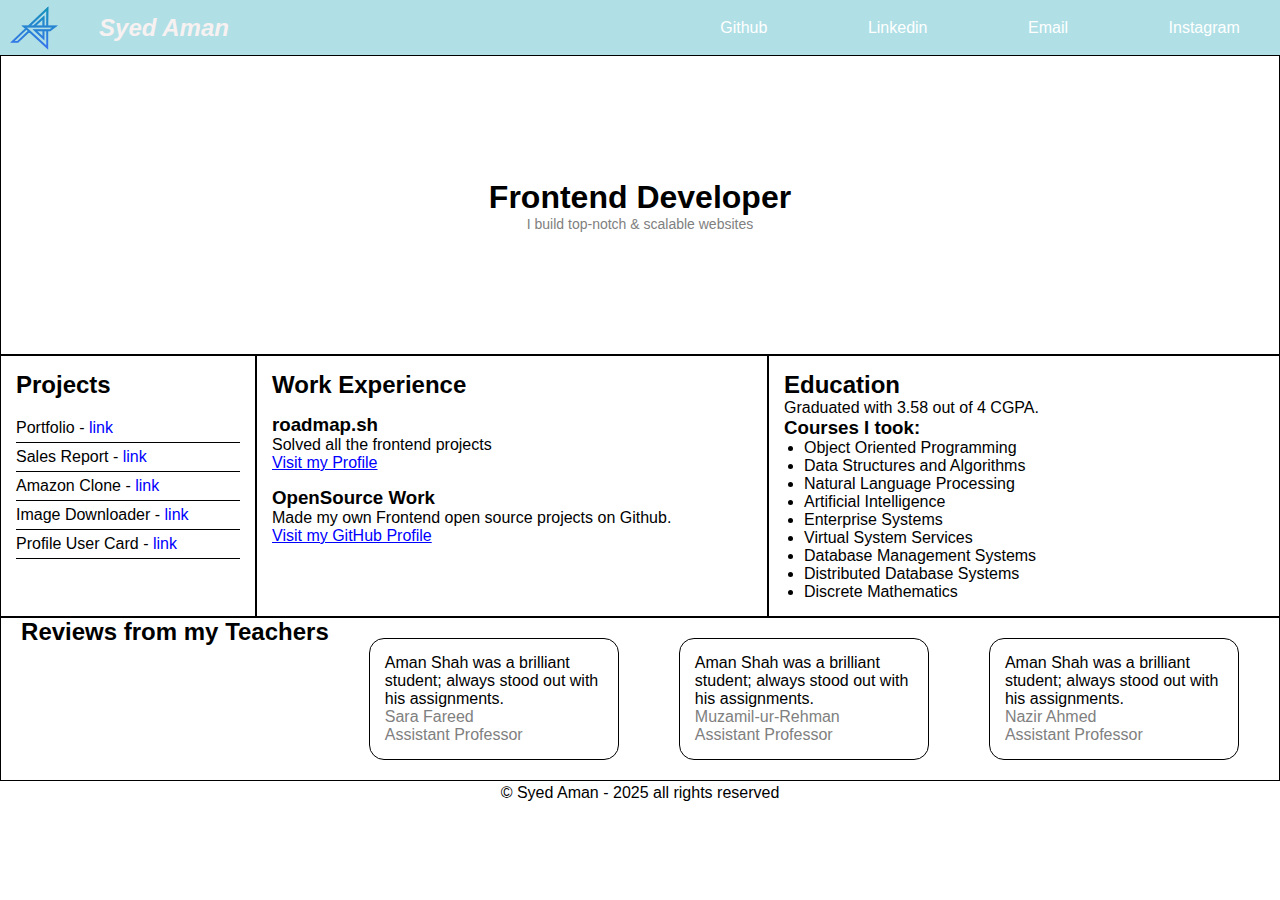
<file: 1 - HTML-Portfolio/index.html>
<!DOCTYPE html>
<html lang="en">
<head>
    <meta charset="UTF-8">
    <meta name="viewport" content="width=device-width, initial-scale=1.0">
    <title>Portfolio-HTML</title>
    <link rel="stylesheet" href="styles.css">
    <link rel="shortcut icon" href="./public/favicon.svg" type="image/x-icon">
</head>
<body>
    <header>
        <div class="headerStyle log"><img src="./public/favicon.svg" alt="logo" width="48" height="48">
            <div class="name">Syed Aman</div>
        </div>
        
        <nav class="navbar">
            <a href="https://github.com/amanxsyed" target="_blank">Github</a>
            <a href="https://linkedin.com/in/amanxsyed" target="_blank">Linkedin</a>
            <a href="mailto:amanxsyed@gmail.com" target="_blank">Email</a>
            <a href="https://Instagram.com/amanxsyed" target="_blank">Instagram</a>
        </nav>
    </header>

    <section class="hero">
        <h1>Frontend Developer</h1>
        <p>I build top-notch & scalable websites</p>
    </section>

    <main class="container">
        <section class="projects">
            <h2>Projects</h2>
            <ul>
                <li>Portfolio - <a class="project-link" href="https://amanshahlive.vercel.app/" target="_blank">link</a></li>
                <li>Sales Report - <a class="project-link" href="https://sales-report-generator.netlify.app/" target="_blank">link</a></li>
                <li>Amazon Clone - <a class="project-link" href="https://amazon-css-clone.netlify.app/" target="_blank">link</a></li>
                <li>Image Downloader - <a class="project-link" href="https://image-video-downloader.netlify.app/" target="_blank">link</a></li>
                <li>Profile User Card - <a class="project-link" href="https://profile-card-react-abx.vercel.app/" target="_blank">link</a></li>
            </ul>
        </section>

        <section class="work-experience">
            <h2>Work Experience</h2>
            <div class="work-card">
                <h3>roadmap.sh</h3>
                <p>Solved all the frontend projects</p>
                <a href="https://roadmap.sh/u/amansyed">Visit my Profile</a>
            </div>
            <div class="work-card">
                <h3>OpenSource Work</h3>
                <p>Made my own Frontend open source projects on Github.</p>
                <a href="https://github.com/amanxsyed">Visit my GitHub Profile</a>
            </div>
        </section>

        <section class="education">
            <h2>Education</h2>
            <p>Graduated with 3.58 out of 4 CGPA.</p>
            <h3>Courses I took:</h3>
            <ul class="courses">
                <li>Object Oriented Programming</li>
                <li>Data Structures and Algorithms</li>
                <li>Natural Language Processing</li>
                <li>Artificial Intelligence</li>
                <li>Enterprise Systems</li>
                <li>Virtual System Services</li>
                <li>Database Management Systems</li>
                <li>Distributed Database Systems</li>
                <li>Discrete Mathematics</li>
            </ul>
        </section>
    </main>

    <section class="reviews">
        <h2>Reviews from my Teachers</h2>
        <div class="review-card ">Aman Shah was a brilliant student; always stood out with his assignments.<br><span>Sara Fareed<br>Assistant Professor</span></div>
        <div class="review-card ">Aman Shah was a brilliant student; always stood out with his assignments.<br><span>Muzamil-ur-Rehman<br>Assistant Professor</span></div>
        <div class="review-card ">Aman Shah was a brilliant student; always stood out with his assignments.<br><span>Nazir Ahmed<br>Assistant Professor</span></div>
    </section>

    <footer>
        <p>© Syed Aman - 2025  all rights reserved</p>
    </footer>
</body>
</html>
</file>
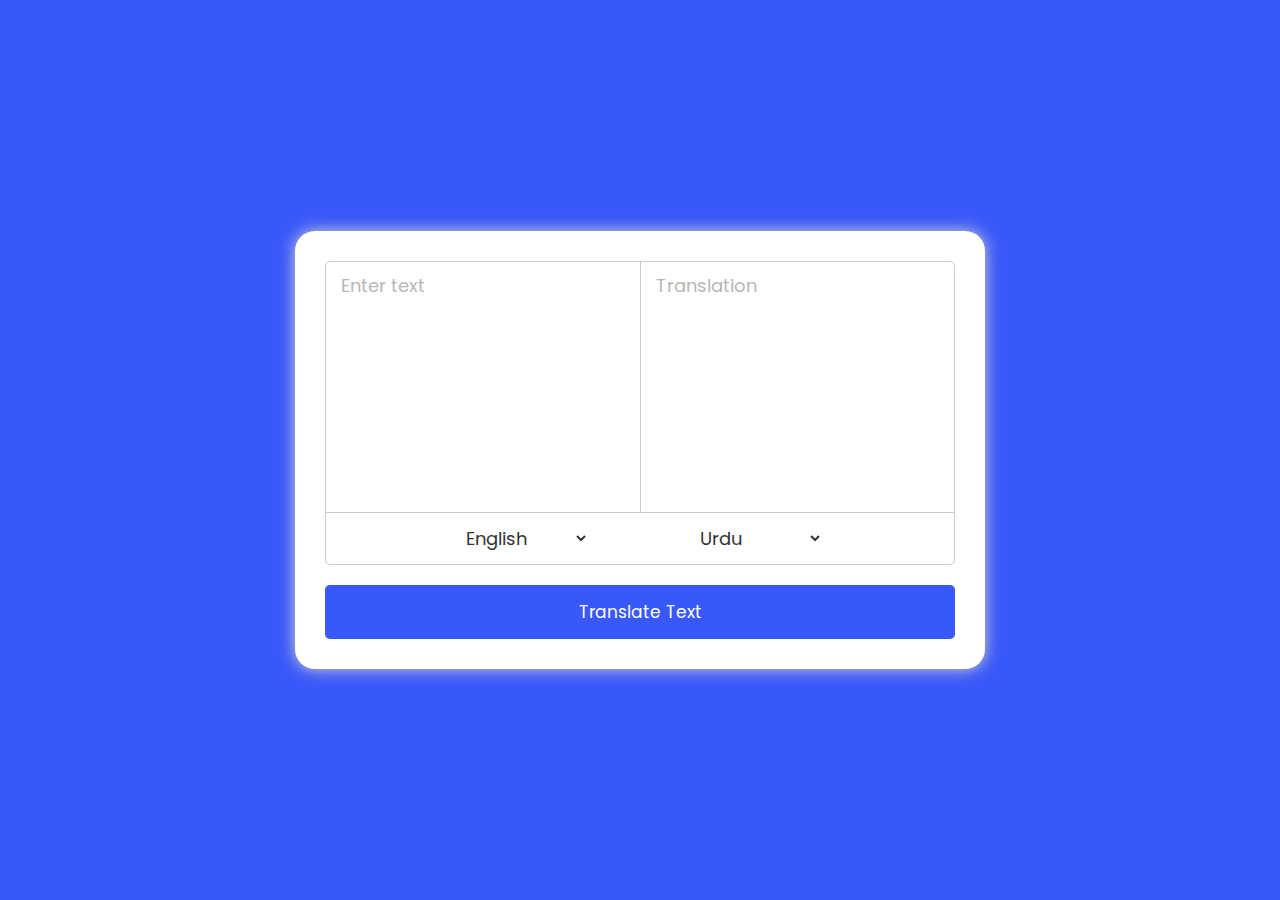
<file: 11 - Language-Translator/index.html>
<!DOCTYPE html>
<html lang="en">
    <head>
        <meta charset="UTF-8" />
        <meta name="viewport" content="width=device-width, initial-scale=1.0" />
        <title>Language Translator</title>
        <link rel="stylesheet" href="styles.css" />
        <link
            rel="stylesheet"
            href="https://cdnjs.cloudflare.com/ajax/libs/font-awesome/6.1.2/css/all.min.css"
            integrity="sha512-1sCRPdkRXhBV2PBLUdRb4tMg1w2YPf37qatUFeS7zlBy7jJI8Lf4VHwWfZZfpXtYSLy85pkm9GaYVYMfw5BC1A=="
            crossorigin="anonymous"
            referrerpolicy="no-referrer" />
            <!-- ficon links -->
		<link rel="apple-touch-icon" sizes="180x180" href="ficon/apple-touch-icon.png">
		<link rel="icon" type="image/png" sizes="32x32" href="ficon/favicon-32x32.png">
		<link rel="icon" type="image/png" sizes="16x16" href="ficon/favicon-16x16.png">
		<link rel="manifest" href="ficon/site.webmanifest">
    </head>
    <body>
        <div class="container">
            <div class="wrapper">
                <div class="text-input">
                    <textarea
                        spellcheck="false"
                        class="from-text"
                        placeholder="Enter text"></textarea>
                    <textarea
                        spellcheck="false"
                        readonly
                        disabled
                        class="to-text"
                        placeholder="Translation"></textarea>
                </div>
                <ul class="controls">
                    <li class="row from">
                        <div class="icons">
                            <i id="from" class="fas fa-volume-up"></i>
                            <i id="from" class="fas fa-copy"></i>
                        </div>
                        <select></select>
                    </li>
                    <li class="exchange"><i
                            class="fas fa-exchange-alt"></i></li>
                    <li class="row to">
                        <select></select>
                        <div class="icons">
                            <i id="to" class="fas fa-volume-up"></i>
                            <i id="to" class="fas fa-copy"></i>
                        </div>
                    </li>
                </ul>
            </div>
            <button>Translate Text</button>
            
        </div>
        <div id="developer-card" class="card hidden">
            <div class="progress-bar"></div>
            <h2>Connect with Developers</h2>
          <div id="developer-1" class="developer">
            <img id="developer-1-photo" alt="amanxsyed" class="developer-photo">
            <a id="developer-1-link" target="_blank">Syed Aman Shah</a>
          </div>
          <div id="developer-2" class="developer">
            <img id="developer-2-photo" alt="umarabdullah-991" class="developer-photo">
            <a id="developer-2-link" target="_blank">Umar Abdullah</a>
          </div>
          </div>
        <script src="countries.js"></script>
        <script src="app.js"></script>
    </body>
</html>
</file>
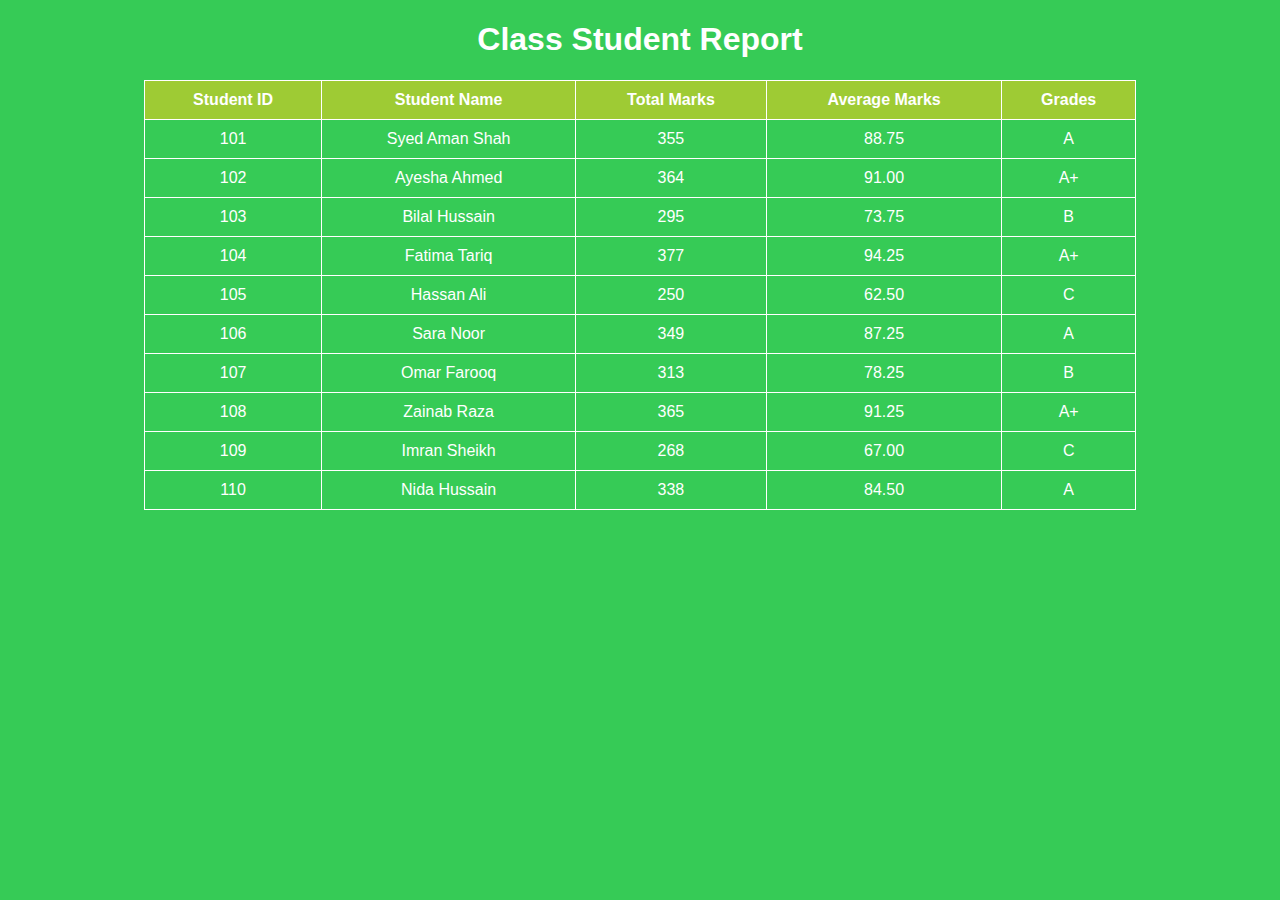
<file: 12 - Class-Report-Generator/index.html>
<!DOCTYPE html>
<html lang="en">
<head>
    <meta charset="UTF-8">
    <meta name="viewport" content="width=device-width, initial-scale=1.0">
    <title>Class Report Generator</title>
    <link rel="shortcut icon" href="public/favicon.svg" type="image/x-icon">
    <link rel="stylesheet" href="styles.css">
</head>
<body>
    <h1>Class Student Report</h1>
    <table>
        <thead>
            <tr>
                <th>Student ID</th>
                <th>Student Name</th>
                <th>Total Marks</th>
                <th>Average Marks</th>
                <th>Grades</th>
                
            </tr>
        </thead>
        <tbody id="student-result"></tbody>
    </table>
    <script src="script.js"></script>
    
</body>
</html>
</file>
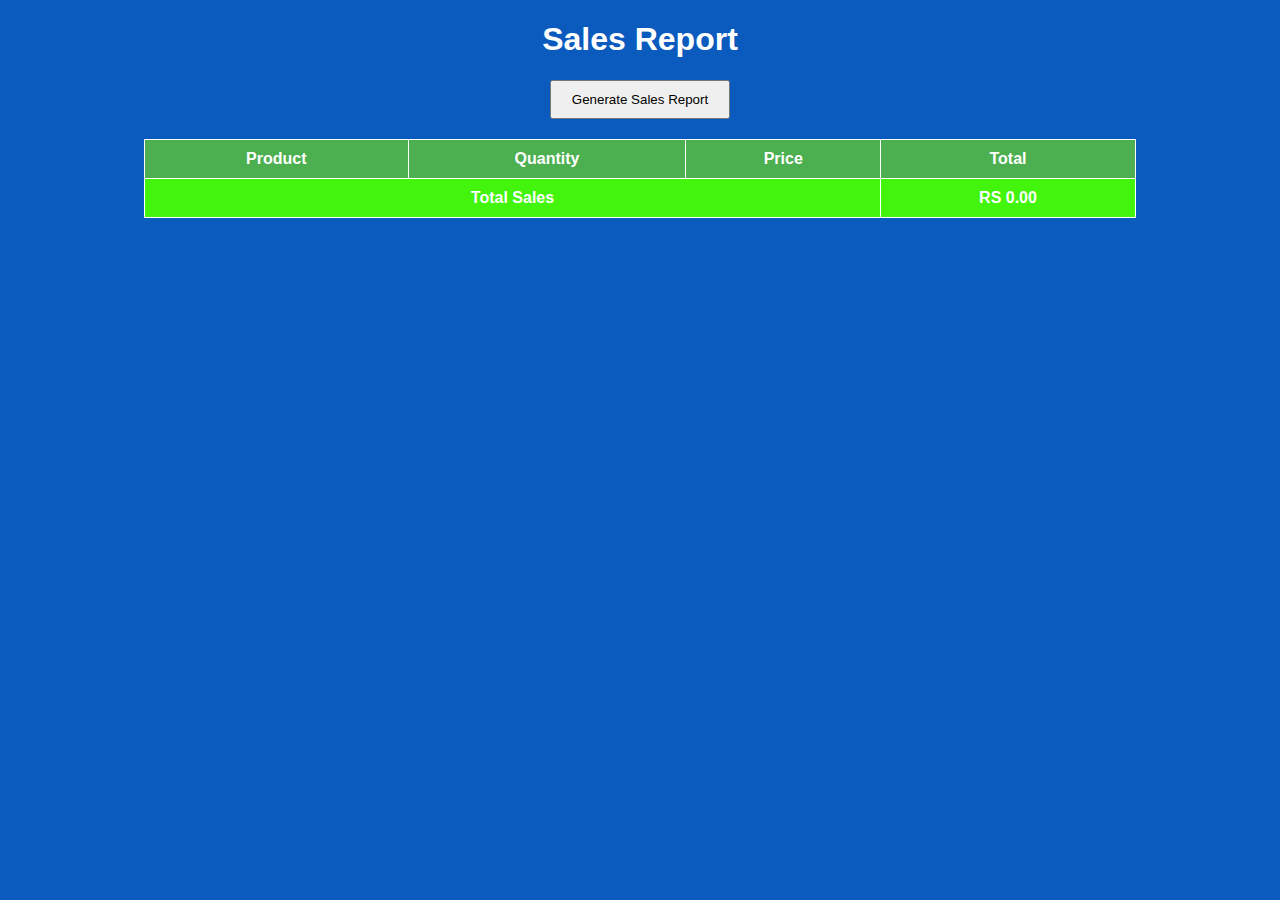
<file: 13 - Sales-Report-Generator/index.html>
<!DOCTYPE html>
<html lang="en">
<head>
    <meta charset="UTF-8">
    <meta name="viewport" content="width=device-width, initial-scale=1.0">
    <link rel="shortcut icon" href="public/favicon.svg" type="image/x-icon">
    <title>Sales Report Generator</title>
    <link rel="stylesheet" href="styles.css">
</head>
<body>
    <h1>Sales Report</h1>
    <button type="button" onclick="generateReport()">Generate Sales Report</button>
    <table id="sales-report">
        <thead>
            <tr>
                <th>Product</th>
                <th>Quantity</th>
                <th>Price</th>
                <th>Total</th>
            </tr>
        </thead>
        <tbody id="sales-report-body">

        </tbody>
        <tfoot>
            <td colspan="3"><strong>Total Sales</strong></td>
            <td id="total-sales">RS 0.00</td>
        </tfoot>

    </table>
    <script src="script.js"></script>
</body>
</html>
</file>
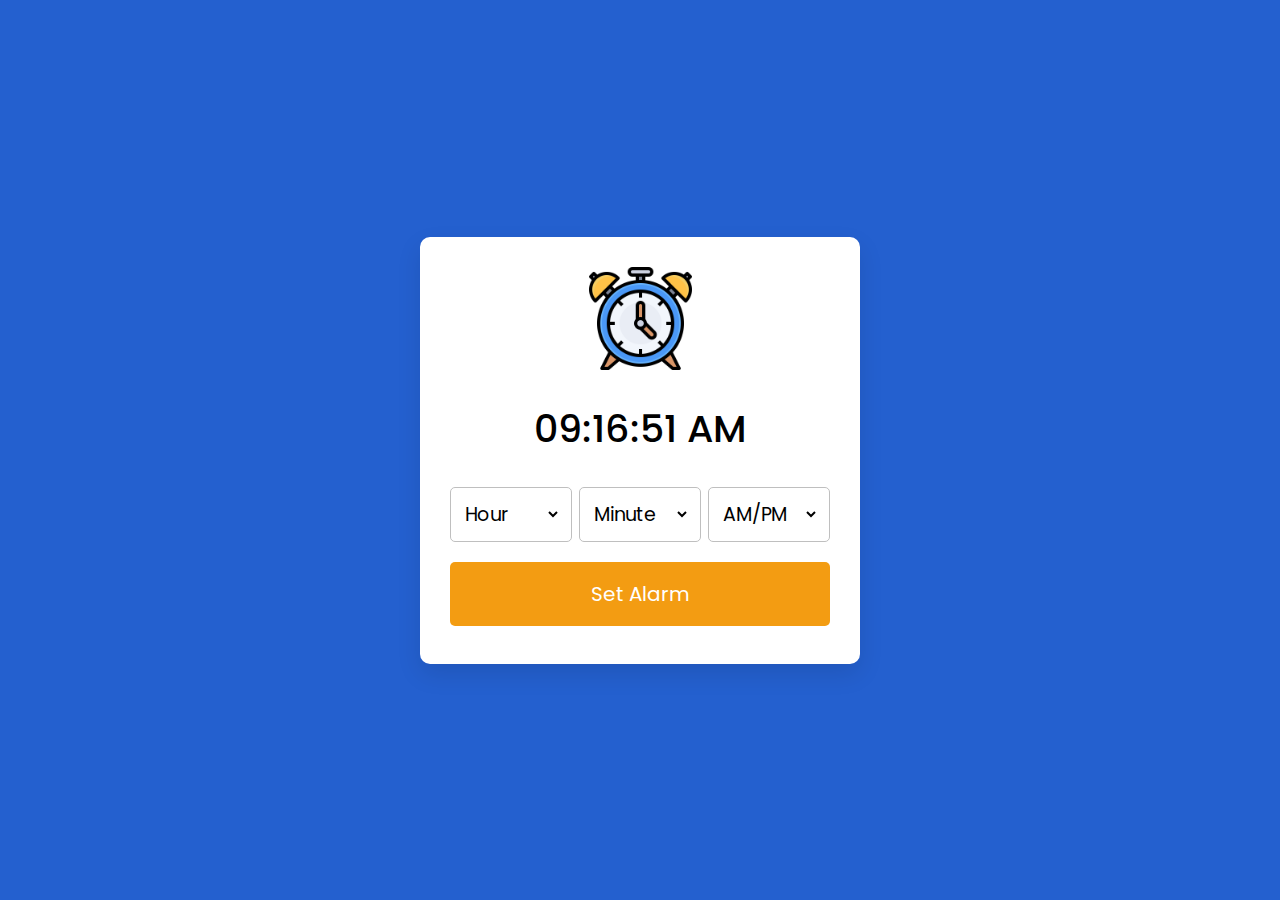
<file: 14 - Alarm Clock/index.html>
<!DOCTYPE html>
<html lang="en" dir="ltr">

<head>
  <meta charset="utf-8">
  <title>Alarm Clock</title>
  <link rel="stylesheet" href="styles.css">
  <meta name="viewport" content="width=device-width, initial-scale=1.0">
  <link rel="shortcut icon" href="files/favicon.svg" type="image/x-icon">
</head>

<body>
  <div class="wrapper">
    <img src="./files/clock.svg" alt="clock">
    <h1>00:00:00 PM</h1>
    <div class="content">
      <div class="column">
        <select>
          <option value="Hour" selected disabled hidden>Hour</option>
        </select>
      </div>
      <div class="column">
        <select>
          <option value="Minute" selected disabled hidden>Minute</option>
        </select>
      </div>
      <div class="column">
        <select>
          <option value="AM/PM" selected disabled hidden>AM/PM</option>
        </select>
      </div>
    </div>
    <button>Set Alarm</button>
  </div>

  <script src="app.js"></script>

</body>

</html>
</file>
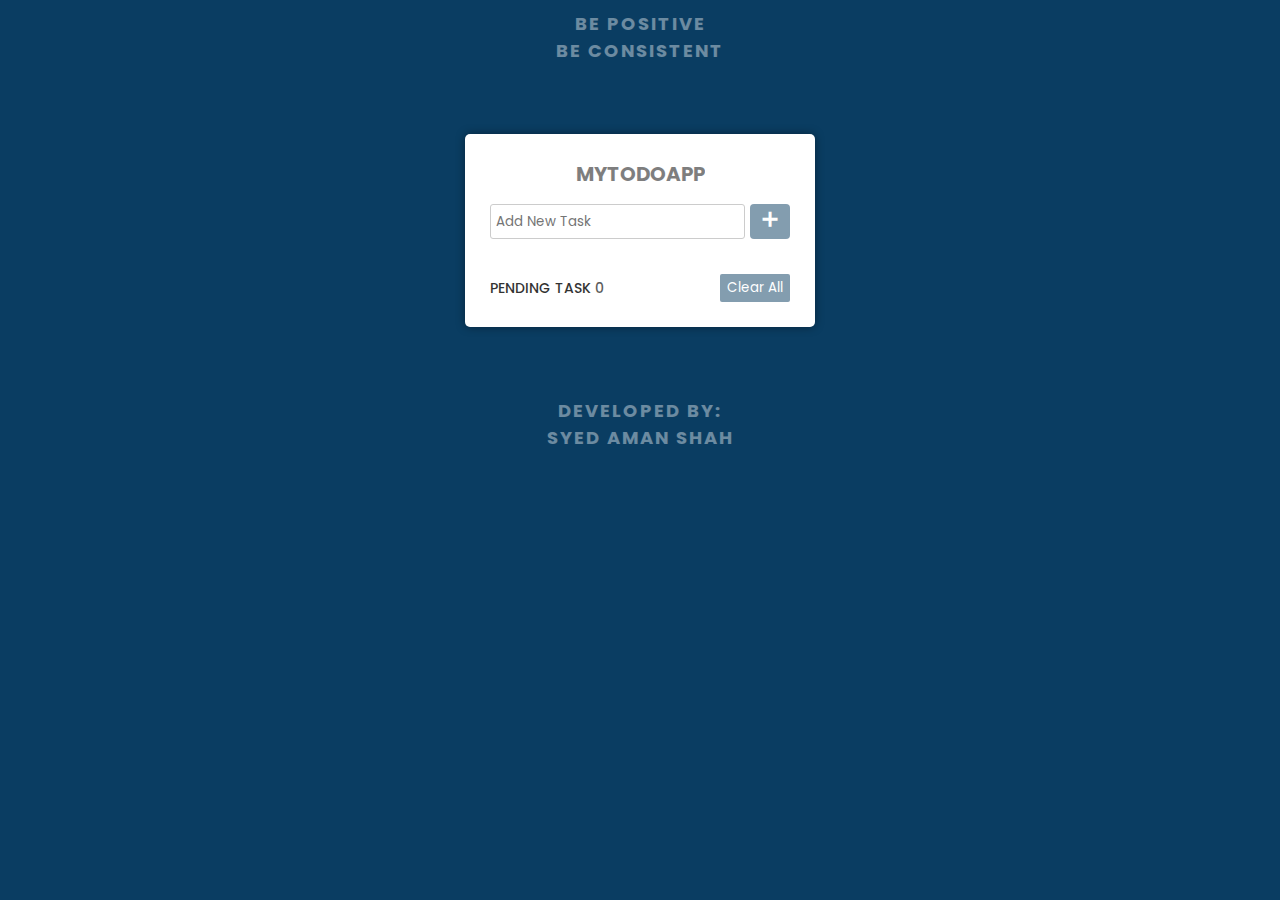
<file: 15 - Todo-App/index.html>
<!DOCTYPE html>
<html lang="en">

<head>
	<meta charset="UTF-8">
	<meta http-equiv="X-UA-Compatible" content="IE=edge">
	<meta name="viewport" content="width=device-width, initial-scale=1.0">
	<title>My Todo App</title>
	<link rel="stylesheet" href="styles.css">
	<!-- Boxicons CSS -->
	<link href='https://unpkg.com/boxicons@2.1.2/css/boxicons.min.css' rel='stylesheet'>
	<meta name="description" content="A simple todo application to manage your tasks efficiently.">
	<meta name="keywords" content="todo, tasks, management, simple app">
	<meta name="author" content="Syed Aman Shah">
    <link rel="shortcut icon" href="./public/favicon.svg" type="image/x-icon">
</head>

<body>

	<div class="Qutes">
		<h2>Be Positive <br> Be Consistent</h2>
	</div>

	<div class="wrapper">
		<header>MyTodoApp</header>

		<div class="inputField">
			<input type="text" placeholder="Add New Task">
			<button><i class="bx bx-plus"></i></button>
		</div>
		<ul class="todoList">

		</ul>
		<div class="footer">
			<span>PENDING TASK <span class="pendingTask"> </span></span>
			<button>Clear All</button>
		</div>
	</div>

    <div class="Qutes-footer">
		<h2>Developed By: <br> Syed Aman Shah</h2>
	</div>

	<script src="app.js"></script>
</body>

</html>
</file>
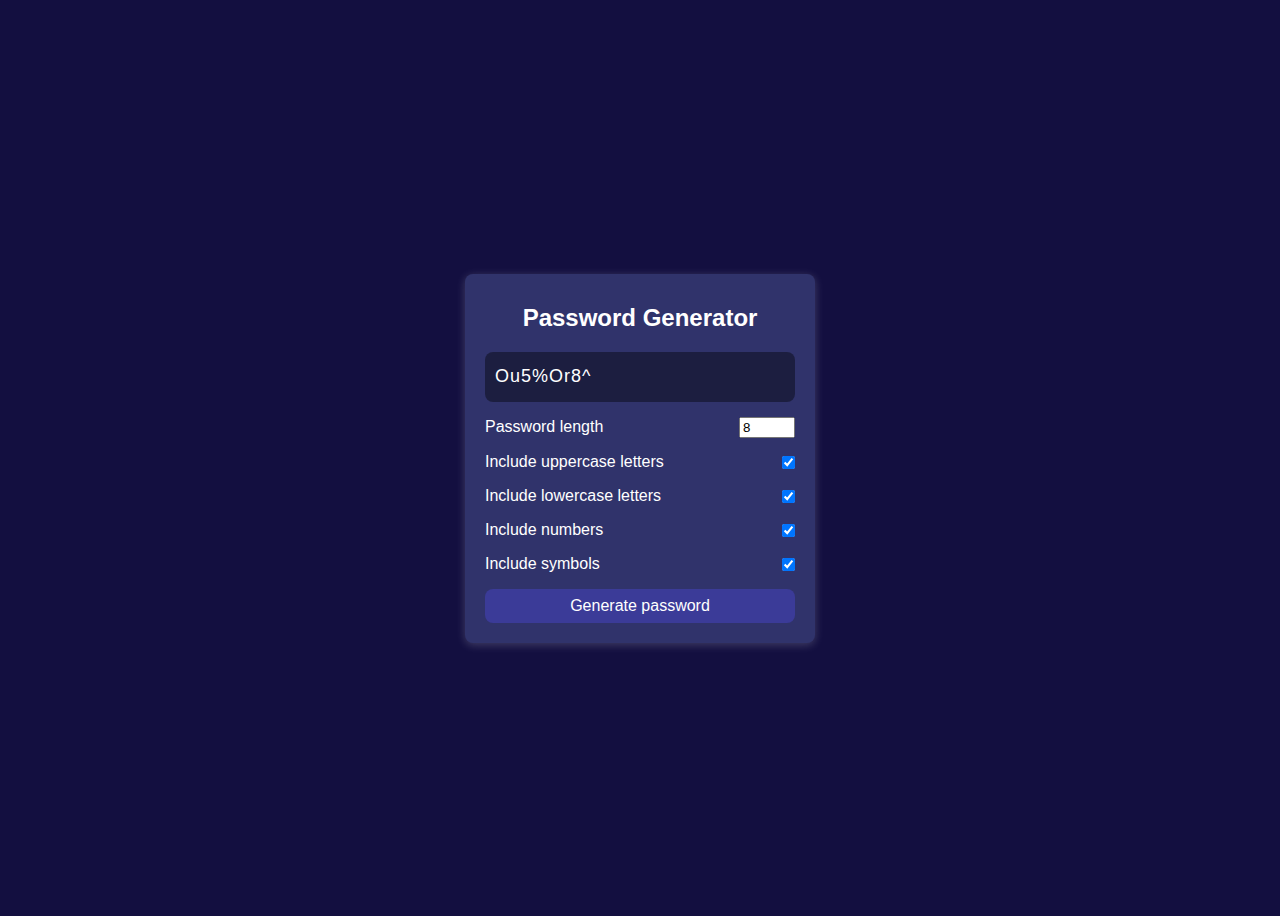
<file: 16 - Random-Password-Generator/index.html>
<!DOCTYPE html>
<html lang="en">

<head>
    <meta charset="UTF-8">
    <meta http-equiv="X-UA-Compatible" content="IE=edge">
    <meta name="viewport" content="width=device-width, initial-scale=1.0">
    <title>Password Generator</title>
    <link rel="stylesheet" href="styles.css">

</head>

<body>

    <div class="container">
        <h2>Password Generator</h2>
        <div class="result-container">
            <span id="result"></span>
        </div>
        <div class="settings">
            <div class="setting">
                <label>Password length</label>
                <input type="number" id="length" min="4" max="20" value="8" />
            </div>
            <div class="setting">
                <label>Include uppercase letters</label>
                <input type="checkbox" id="uppercase" checked />
            </div>
            <div class="setting">
                <label>Include lowercase letters</label>
                <input type="checkbox" id="lowercase" checked />
            </div>
            <div class="setting">
                <label>Include numbers</label>
                <input type="checkbox" id="numbers" checked />
            </div>
            <div class="setting">
                <label>Include symbols</label>
                <input type="checkbox" id="symbols" checked />
            </div>
        </div>
        <button class="btn btn-large" id="generate">
            Generate password
        </button>
    </div>


    <script src="app.js"></script>
</body>

</html>
</file>
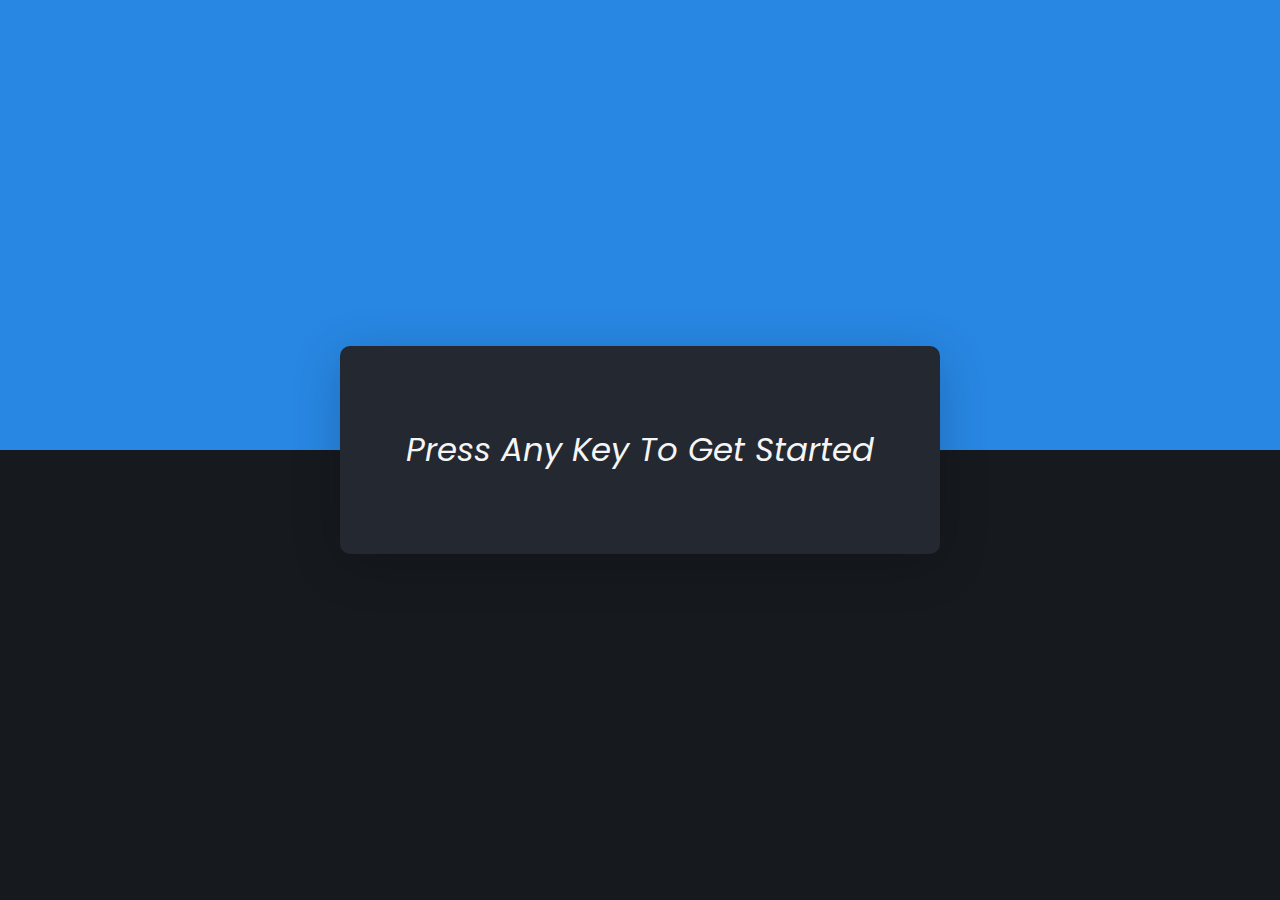
<file: 17 - Key-Press-Checker/index.html>
<!DOCTYPE html>
<html lang="en">

<head>
    <meta name="viewport" content="width=device-width, initial-scale=1.0" />
    <title>Detect Key Presses</title>
    <!-- Google Fonts -->
    <link href="https://fonts.googleapis.com/css2?family=Poppins:wght@500&display=swap" rel="stylesheet" />
    <!-- Stylesheet-->
    <link rel="stylesheet" href="styles.css" />
</head>

<body>
    <div id="result">Press Any Key To Get Started</div>
    <!-- Script -->
    <script src="app.js"></script>
</body>

</html>
</file>
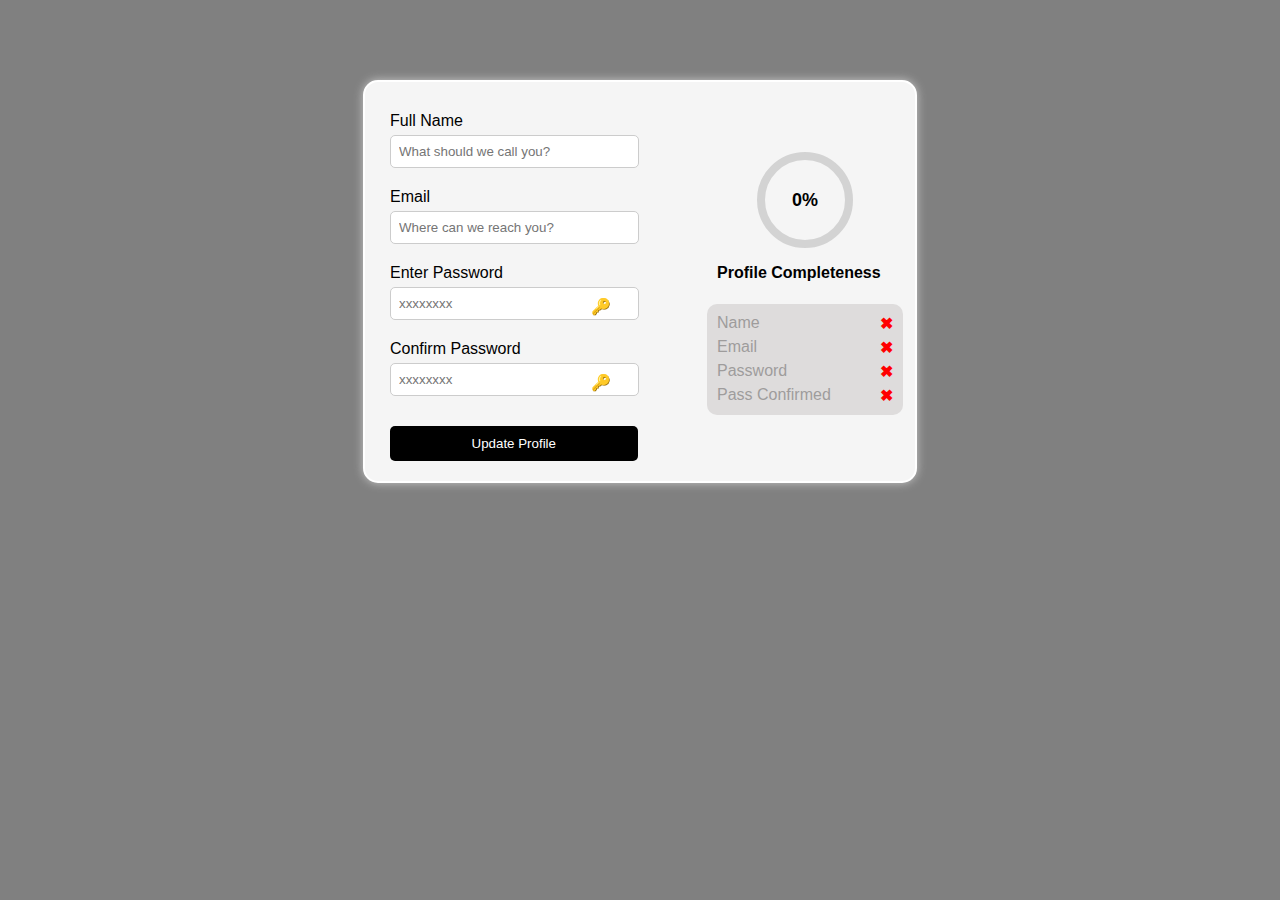
<file: 2 - Accessible-Form-UI/index.html>
<!DOCTYPE html>
<html lang="en">
<head>
    <meta charset="UTF-8">
    <meta name="viewport" content="width=device-width, initial-scale=1.0">
    <title>Accessible Form UI</title>
    <link rel="stylesheet" href="style.css">
    <link rel="shortcut icon" href="./public/favicon.svg" type="image/x-icon">
</head>
<body>
    <div class="form-container">
        <!-- <div class="border-line"></div> -->
         <div class="in-main">
            <div class="progress-circle in-main">
                <span id="progress-text">0%</span>
    
            </div>
            <div class="profile-completeness in-main">
                <h4>Profile Completeness</h4>
                <div>
                <span id="name-status"  class="complete-box"  data-label="Name">Name<span class="cross">✖</span></span>
                <span id="roadmap-status" class="complete-box" data-label="Email">Email<span class="cross">✖</span></span>
                <span id="public-profile-status" class="complete-box" data-label="Password">Password<span class="cross">✖</span></span>
                <span id="project-status" class="complete-box" data-label="Pass Match">Pass Confirmed<span class="cross">✖</span></span>
                </div>
    
            </div>
         </div>
        

        <form>
            <label for="fullname" data-label="Name">Full Name</label>
            <input type="text" id="fullname" name="fullname" data-label="Name" placeholder="What should we call you?" required>

            <label for="email">Email</label>
            <input type="email" id="email" name="email" placeholder="Where can we reach you?" required>
            <span class="error" id="email-error">Email is already taken</span>

            <label>Enter Password</label>
            <div class="password-container">
                <input type="password" id="password" placeholder="xxxxxxxx">
                <span class="toggle-password" onclick="togglePassword('password')">🔑</span>
            </div>
            
            <label>Confirm Password</label>
            <div class="password-container">
                <input type="password" id="confirm-password" placeholder="xxxxxxxx">
                <span class="toggle-password" onclick="togglePassword('confirm-password')">🔑</span>
            </div>
            <span class="error" id="password-error">Passwords do not match</span>

            <button type="button" id="update-profile" >Update Profile</button>

            
        </form>

    </div>
    <script src="script.js"></script>
    
</body>
</html>
</file>
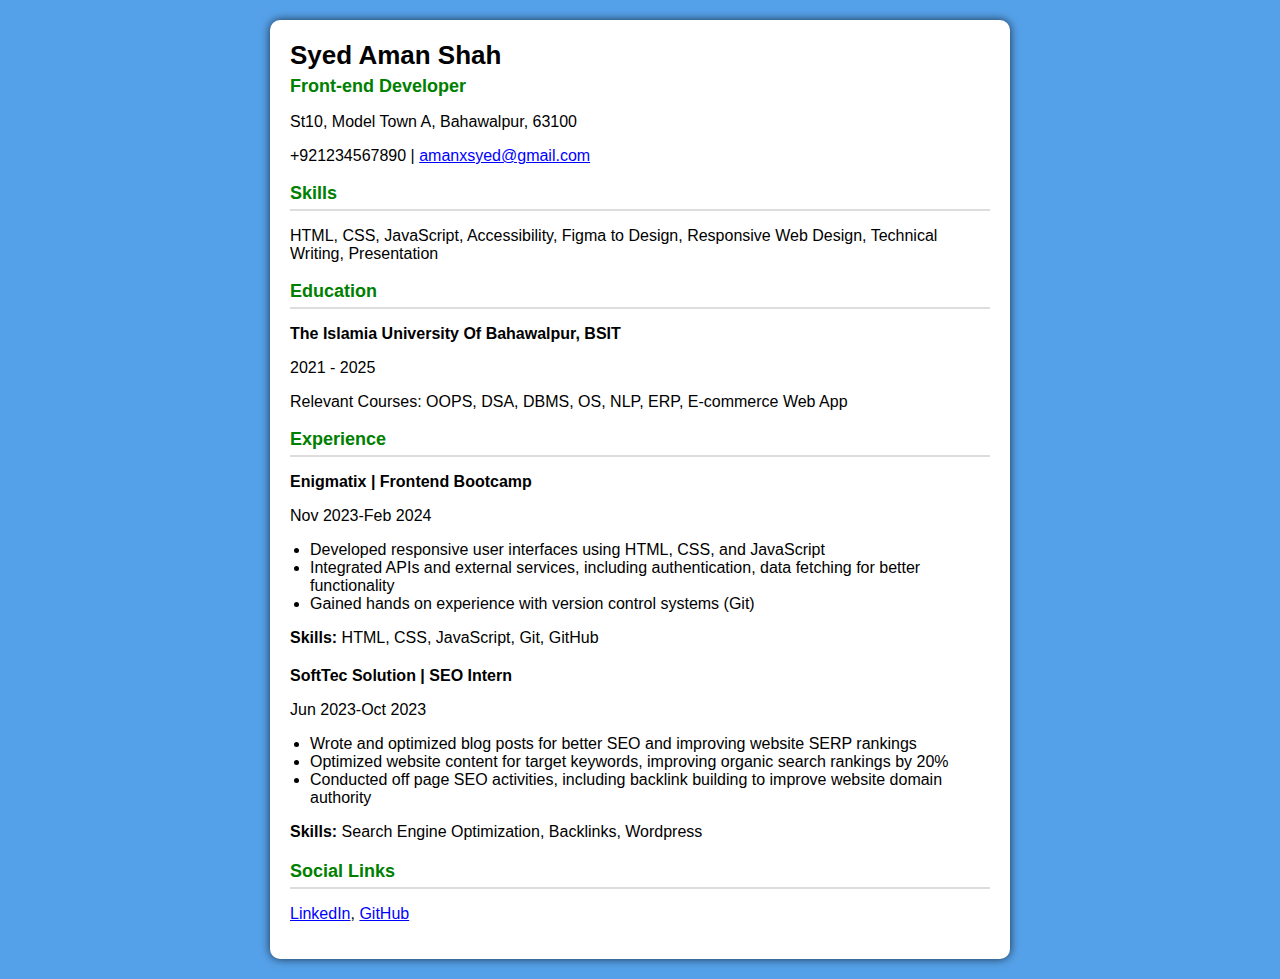
<file: 3 - Single-Page-Resume/index.html>
<!DOCTYPE html>
<html lang="en">
<head>
    <meta charset="UTF-8">
    <meta name="viewport" content="width=device-width, initial-scale=1.0">
    <link rel="shortcut icon" href="./public/favicon.svg" type="image/x-icon">
    <title>Syed-Resume</title>
    <link rel="stylesheet" href="styles.css">
</head>
<body>
    <div class="resume-container">
        <header>
            <h1>Syed Aman Shah</h1>
            <h2 class="job-title">Front-end Developer</h2>
            <p>St10, Model Town A, Bahawalpur, 63100</p>
            <p>+921234567890 | <a href="mailto:amanxsyed@gmail.com">amanxsyed@gmail.com</a></p>
        </header>
        
        <section>
            <h3 class="section-title">Skills</h3>
            <p>HTML, CSS, JavaScript, Accessibility, Figma to Design, Responsive Web Design, Technical Writing, Presentation</p>
        </section>

        <section>
            <h3 class="section-title">Education</h3>
            <p><strong>The Islamia University Of Bahawalpur, BSIT</strong></p>
            <p>2021 - 2025</p>
            <p>Relevant Courses: OOPS, DSA, DBMS, OS, NLP, ERP, E-commerce Web App</p>
        </section>

        <section>
            <h3 class="section-title">Experience</h3>
            <div class="job">
                <p><strong>Enigmatix | Frontend Bootcamp</strong></p>
                <p>Nov 2023-Feb 2024</p>
                <ul>
                    <li>Developed responsive user interfaces using HTML, CSS, and JavaScript</li>
                    <li>Integrated APIs and external services, including authentication, data fetching for better functionality</li>
                    <li>Gained hands on experience with version control systems (Git)</li>
                </ul>
                <p><strong>Skills:</strong> HTML, CSS, JavaScript, Git, GitHub</p>
            </div>

            <div class="job">
                <p><strong>SoftTec Solution | SEO Intern</strong></p>
                <p>Jun 2023-Oct 2023</p>
                <ul>
                    <li>Wrote and optimized blog posts for better SEO and improving website SERP rankings</li>
                    <li>Optimized website content for target keywords, improving organic search rankings by 20%</li>
                    <li>Conducted off page SEO activities, including backlink building to improve website domain authority</li>
                </ul>
                <p><strong>Skills:</strong> Search Engine Optimization, Backlinks, Wordpress</p>
            </div>
        </section>

        <section>
            <h3 class="section-title">Social Links</h3>
            <p><a href="https://linkedin.com/in/amanxsyed">LinkedIn</a>, <a href="https://github.com/amanxsyed">GitHub</a></p>
        </section>
    </div>
    
</body>
</html>
</file>
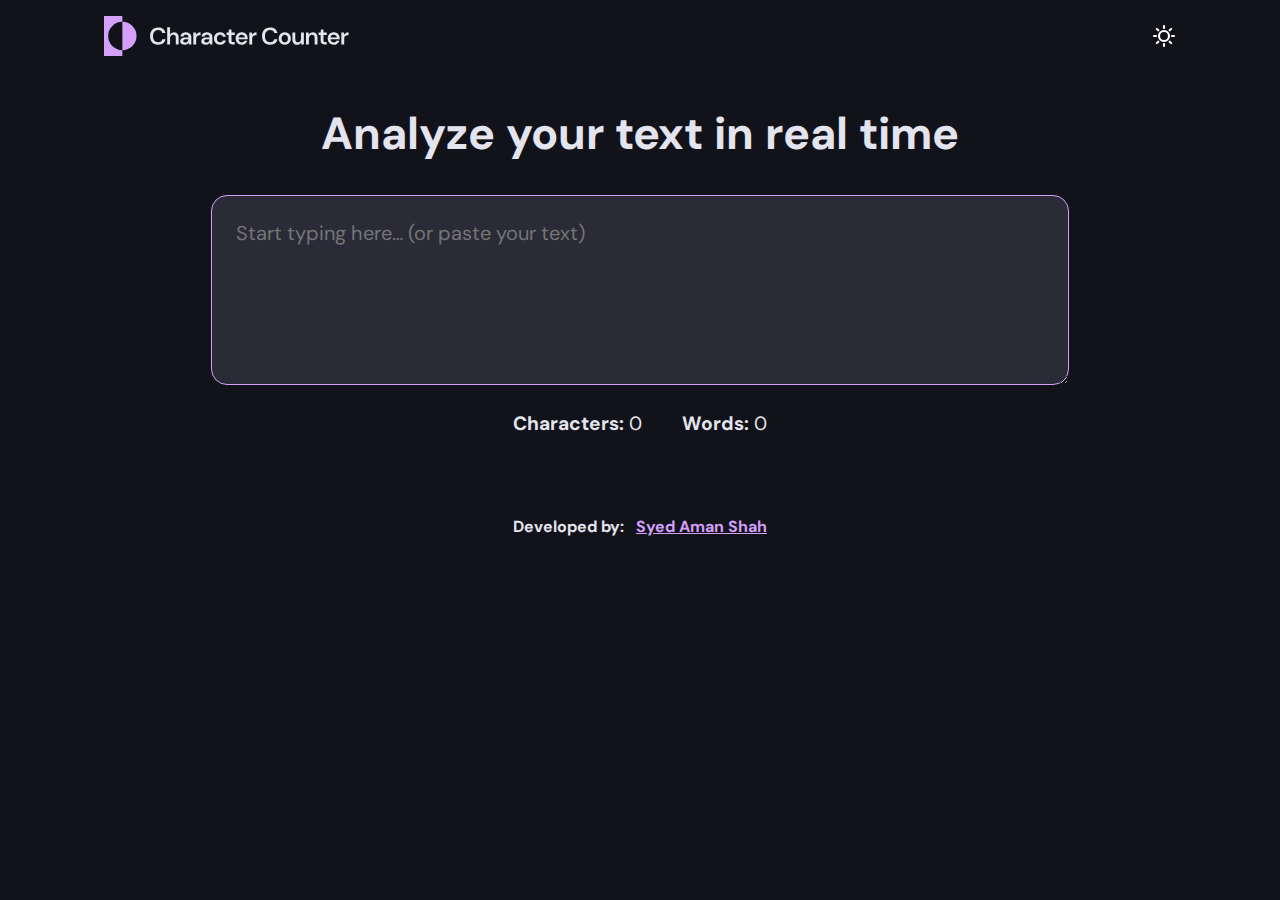
<file: 4 - Character-Counter/index.html>
<!DOCTYPE html>
<html lang="en">

<head>
  <meta charset="UTF-8" />
  <meta name="viewport" content="width=device-width, initial-scale=1.0" />
  <title>Character Counter</title>
  <link rel="stylesheet" href="styles.css" />
  <link rel="shortcut icon" href="./public/images/favicon.svg" type="image/x-icon" />
</head>

<body class="dark-theme">
  <div class="page-wrapper">
    <header class="header-section">
      <img src="./public/images/logo-dark-theme.svg" alt="app-logo" id="app-logo" class="logo" />
      <img src="./public/images/icon-sun.svg" alt="theme-toggle" id="theme-toggle" style="cursor: pointer" />
    </header>

    <main>
      <h1 id="hero-title">Analyze your text in real time</h1>

      <section id="input-section">
        <textarea id="textbox" placeholder="Start typing here… (or paste your text)"></textarea>

        <div class="counter-wrapper">
          <div><strong>Characters:</strong> <span id="char">0</span></div>
          <div><strong>Words:</strong> <span id="word">0</span></div>
        </div>
      </section>
    </main>
  </div>

  <footer>
    <p>Developed by: <span class = "footer-name"> <a href="http://github.com/amanxsyed">Syed Aman Shah</a></span></p>
  </footer>

  <script src="app.js"></script>
</body>

</html>
</file>
<file: 1 - HTML-Portfolio/styles.css>
*{
    margin: 0;
    padding: 0;
    box-sizing: border-box;
    font-family: 'Comic Sans MS', cursive, sans-serif;
}
header{
    display: flex;
    justify-content: space-between;
    align-items: center;
    background-color: powderblue;
    color: #fff;
    height: 55px;
}
.name{
    font-size: 24px;
    font-weight: 600;
    font-style: italic;
    color: #f7f1f1;
    margin: auto;
}
.headerStyle{
    /* border: 1px solid #130e0e; */
    display: flex;
    flex-direction: row;
    /* width: 260px; */
}
.log{
    width: 260px;
    margin-left: 10px;
}
section{
    border: 1px solid black;
}
.courses{
    padding-left: 20px;
}
.navbar{
    display: flex;
    justify-content: space-around;
    align-items: center;
    /* background-color: #333;
    color: #fff; */
    height: 55px;
    width: 600px;
    gap: 20px;
}
a{
    text-decoration: none;
    color: #fff;
}
.hero{
    height: 300px;
    text-align: center;
    display: flex;
    flex-direction: column;
    justify-content: center;
}
/* .hero {
    text-align: center;
    margin: 20px 0;
} */

.hero h1 {
    font-size: 32px;
    font-family: 'Comic Sans MS', cursive, sans-serif;
}

.hero p {
    font-size: 14px;
    color: grey;
}
.reviews {
    display: flex;
    justify-content: space-evenly;
}

.review-card {
    border: 1px solid black;
    padding: 15px;
    width: 250px;
    margin: 20px;
    border-radius: 15px;
}
.review-card span{
    color: grey;
}
footer{
    text-align: center;
    margin: 3px 0px;
}
.container {
    display: grid;
    grid-template-columns: 1fr 2fr 2fr;
    /* gap: 15px; */
    /* margin-top: 20px; */
}
.projects {
    border: 1px solid black;
    padding: 15px;
    
}
/* .projects h2{
    padding-left:15px ;
} */
.projects ul {
    list-style-type: none;
    padding-top: 15px;
}

.projects li {
    padding: 5px 0;
    border-bottom: 1px solid black;
}
.project-link{
    text-decoration: none;
    /* color: rgb(86, 155, 235); */
    color: blue;
}
/* WORK EXPERIENCE & EDUCATION */
.work-experience,
.education {
    border: 1px solid black;
    padding: 15px;
}

.work-experience a,
.education a {
    color: blue;
    text-decoration: underline;
}
.work-card{
    padding-top: 15px;
}
/* Mobile Screens */
@media (max-width: 768px) {
    header {
        flex-direction: row;
        text-align: center;
    }
    .headerStyle{
        flex-direction: row;
        width: 100%;
    }
    .log{
        width: 100%;
        margin-left: 0px;
    }

    .navbar {
        flex-direction: row;
        text-align: center;
        /* gap: 5px; */
    }

    .container {
        grid-template-columns: 1fr;
    }

    .projects {
        order: -1;
    }

    .reviews {
        flex-direction: column;
        align-items: center;
        
    }

    .review-card {
        width: 80%;
    }
}
</file>
<file: 11 - Language-Translator/styles.css>
@import url('https://fonts.googleapis.com/css2?family=Nunito:wght@300;400;600;700&family=Poppins:ital,wght@0,300;0,400;0,500;0,600;0,700;1,300;1,400&family=Roboto:wght@400;500&display=swap');

*{
    margin: 0;
    padding: 0;
    box-sizing: border-box;
    font-family: "Poppins", sans-serif;
}

::selection{
  background-color: #3958f9;
  color: #fff;
}

body{
  display: flex;
  align-items: center;
  justify-content: center;
  padding: 0 10px;
  min-height: 100vh;
  background: #3958f9;
}
.container{
  max-width: 690px;
  width: 100%;
  padding: 30px;
  background: #fff;
  border-radius: 20px;
  box-shadow: 0 0 1rem #d6d3d3;
}
.wrapper{
  border-radius: 5px;
  border: 1px solid #ccc;
}
.wrapper .text-input{
  display: flex;
  border-bottom: 1px solid #ccc;
}
.text-input .to-text{
  border-radius: 0px;
  border-left: 1px solid #ccc;
}
.text-input textarea{
  height: 250px;
  width: 100%;
  border: none;
  outline: none;
  resize: none;
  background: none;
  font-size: 18px;
  padding: 10px 15px;
  border-radius: 5px;
}
.text-input textarea::placeholder{
  color: #b7b6b6;
}
.controls, li, .icons, .icons i{
  display: flex;
  align-items: center;
  justify-content: space-between;
}
.controls{
  list-style: none;
  padding: 12px 15px;
}
.controls .row .icons{
  width: 38%;
}
.controls .row .icons i{
  width: 50px;
  /* color: #adadad; */
  font-size: 14px;
  cursor: pointer;
  
}
.controls .row.from .icons{
  padding-right: 15px;
  border-right: 1px solid #ccc;
}
.controls .row.to .icons{
  padding-left: 15px;
  border-left: 1px solid #ccc;
}
.controls .row select{
  color: #333;
  border: none;
  outline: none;
  font-size: 18px;
  background: none;
  padding-left: 5px;
}
.text-input textarea::-webkit-scrollbar{
  width: 4px;
}
.controls .row select::-webkit-scrollbar{
  width: 8px;
}
.text-input textarea::-webkit-scrollbar-track,
.controls .row select::-webkit-scrollbar-track{
  background: #fff;
}
.text-input textarea::-webkit-scrollbar-thumb{
  background: #ddd;
  border-radius: 8px;
}
.controls .row select::-webkit-scrollbar-thumb{
  background: #999;
  border-radius: 8px;
  border-right: 2px solid #ffffff;
}
.controls .exchange{
  color: #adadad;
  cursor: pointer;
  font-size: 16px;
  transition: transform 0.2s ease;
}
.controls i:active{
  transform: scale(0.9);
}
.container button{
  width: 100%;
  padding: 14px;
  outline: none;
  border: none;
  color: #fff;
  cursor: pointer;
  margin-top: 20px;
  font-size: 17px;
  border-radius: 5px;
  background: #3958f9;
}
.container button:hover{
  background: linear-gradient(to left, #ca67bb, #e02cc5, #38bbdf, #0635a1);

}

.fa-volume-up{
    color: #adadad;  
}
.fa-volume-up:hover{
    color: yellow;
}.fa-copy{
    color: #adadad;
}
.fa-copy:hover{
    color: blue;
}.fa-exchange-alt{
    color: #adadad;
}.fa-exchange-alt:hover{
    color: green;
}
.card {
	position: fixed;
	top: 10px;
	right: 10px;
	border: 1px solid #ccc;
	padding: 20px;
	box-shadow: 0 0 1rem #d6d3d3;
	border-radius: 7%;
	overflow: hidden;
	z-index: 1000;
	display: none;
	text-align: left;
	background: linear-gradient(to left, #ca67bb, #e02cc5, #38bbdf, #0635a1);
  height: 33vh;
  width: 280px;
  margin: 0;
}
#developer-card h2{
	color: white;
	text-decoration: none;

}

#developer-1-link a{
	color: white;
	text-decoration: none;
} 
.developer a{
	font-size: 1rem;
	color: white;
	text-decoration: none;
	transition: text-decoration 0.3s ease, color 0.3s ease ;
} 
.developer a:hover{
	text-decoration: underline;
	cursor: pointer;
}
.hidden {
	display: none;
}
  
.visible {
	display: block;
}
.developer {
	margin-top: 1rem;
	display: flex;
	align-items: center;
	margin-bottom: 10px;
}
  
.developer-photo {
	width: 40px;
	height: 40px;
	border-radius: 50%;
	margin-right: 10px;
}

.progress-bar {
	position: absolute;
	top: 0;
	left: 0;
	width: 100%;
	height: 5px;
	background-color: yellow;
	animation: progress 5s linear forwards;
}
  
@keyframes progress {
	from { width: 0; }
	to { width: 100%; }
}
/* Responsive styles */
@media (max-width: 768px) {
  .container {
    padding: 20px;
    max-width: 100%;
  }

  .wrapper .text-input {
    flex-direction: column;
  }

  .text-input .to-text {
    border-left: none;
    border-top: 1px solid #ccc;
  }

  .controls .row .icons {
    width: 50%;
    justify-content: space-around;
    padding: 10px 0;
    overflow: hidden;
  }

  .controls .row.from .icons, 
  .controls .row.to .icons {
    padding: 0;
    border: none;
  }
  .controls .row select {
    width: 50%;
    max-width: 50;
    overflow: hidden;
  }
  .card {
    width: 90%;
    height: auto;
    top: auto;
    bottom: 10px;
    right: 50%;
    transform: translateX(50%);
    padding: 10px;
    border-radius: 10px;
  }

  .developer-photo {
    width: 30px;
    height: 30px;
  }

  .developer a {
    font-size: 1rem;
  }

  #developer-card h2 {
    font-size: 1.2rem;
  }
}
</file>
<file: 12 - Class-Report-Generator/styles.css>
body {
    font-family: Arial, sans-serif;
    text-align: center;
    margin: 20px;
    background-color: #36cb56;
    color: white;
}

table{
    width: 80%;
    margin-left: 10%;
    border-collapse: collapse;
}
th, td {
    border: 1px solid white;
    padding: 10px;
    text-align: center;
}
th {
    background-color: #9ecb34;
}
</file>
<file: 13 - Sales-Report-Generator/styles.css>
body {
    font-family: Arial, sans-serif;
    text-align: center;
    margin: 20px;
    background-color: #0b5bbe;
    color: white;
}
button {
    padding: 10px 20px;
    margin-bottom: 20px;
    cursor: pointer;
}
table{
    width: 80%;
    margin-left: 10%;
    /* border: 1px solid white; */
    border-collapse: collapse;
}
th, td {
    border: 1px solid white;
    padding: 10px;
    text-align: center;
}
th {
    background-color: #4CAF50;
    color: white;
}

tfoot {
    font-weight: bold;
    background-color: #43f50c;
}
/* #report {
    margin-top: 20px;
    text-align: left;
    display: inline-block;
} */
</file>
<file: 14 - Alarm Clock/styles.css>
/* Import Google font - Poppins */
@import url('https://fonts.googleapis.com/css2?family=Poppins:wght@400;500;600&display=swap');
*{
  margin: 0;
  padding: 0;
  box-sizing: border-box;
  font-family: 'Poppins', sans-serif;
}
body, .wrapper, .content{
  display: flex;
  align-items: center;
  justify-content: center;
}
body{
  padding: 0 10px;
  min-height: 100vh;
  background: #2460cf;
}
.wrapper{
  width: 440px;
  padding: 30px 30px 38px;
  background: #fff;
  border-radius: 10px;
  flex-direction: column;
  box-shadow: 0 10px 25px rgba(0,0,0,0.1);
}
.wrapper img{
  max-width: 103px;
}
.wrapper h1{
  font-size: 38px;
  font-weight: 500;
  margin: 30px 0;
}
.wrapper .content{
  width: 100%;
  justify-content: space-between;
}
.content.disable{
  cursor: no-drop;
}
.content .column{
  padding: 0 10px;
  border-radius: 5px;
  border: 1px solid #bfbfbf;
  width: calc(100% / 3 - 5px);
}
.content.disable .column{
  opacity: 0.6;
  pointer-events: none;
}
.column select{
  width: 100%;
  height: 53px;
  border: none;
  outline: none;
  background: none;
  font-size: 19px;
}
.wrapper button{
  width: 100%;
  border: none;
  outline: none;
  color: #fff;
  cursor: pointer;
  font-size: 20px;
  padding: 17px 0;
  margin-top: 20px;
  border-radius: 5px;
  background: #f39c12;
}
.wrapper button:hover{
  background-color: #f1c40f;
}
</file>
<file: 15 - Todo-App/styles.css>
@import url('https://fonts.googleapis.com/css2?family=Nunito:wght@300;400;600;700&family=Poppins:ital,wght@0,300;0,400;0,500;0,600;0,700;1,300;1,400&family=Roboto:wght@400;500&display=swap');

*{
    margin: 0;
    padding: 0;
    box-sizing: border-box;
    font-family: "Poppins", sans-serif;
    box-sizing: border-box;
    list-style-type: none;
    text-decoration: none;
}

:root{
    --bg:#0a3d62;
}

html{
    font-size: 62.5%;
}

body{
    width: 100%;
    height: 80vh;
    background: var(--bg);
}

.wrapper{
    margin: 6rem auto;
    max-width: 35rem;
    background-color: #fff;
    width: 100%;
    border-radius: .5rem;
    padding: 2.5rem;
    box-shadow: 0 0 1rem rgba(0,0,0,0.40);
}
 
.wrapper header{
    font-size: 2rem;
    font-weight: 700;
    text-align: center;
    opacity: .50;
    text-transform: uppercase;
}

.wrapper .inputField{
    display: flex;
    height: 3.5rem;
    width: 100%;
    margin: 1.5rem 0;
}

.wrapper input{
    width: 85%;
    height: 100%;
    border: 1px solid #ccc;
    border-radius: .3rem;
    padding-left: .5rem;
    outline: none;
}

.inputField button{
    width: 4rem;
    height: 100%;
    border: none;
    outline: none;
    margin-left: .5rem;
    background: var(--bg);
    color: #fff;
    border-radius: .4rem;
    cursor: pointer;
    opacity: 0.5;
    pointer-events: none;
}

.inputField button.active{
    opacity: 1;
    pointer-events: auto;
}

.inputField button i{
    z-index: 9;
    font-weight: 700;
    font-size: 2.4rem;
}

.inputField button:hover{
    background: #3c6382;
}

.wrapper .todoList{
    max-height: 37vh;
    overflow-y: auto;
}

.todoList li{
    height: 3rem;
    line-height: 3rem;
    position: relative;
    background: #f2f2f2;
    border-radius: .3rem;
    margin-bottom: .5rem;
    padding: 0 1rem;
    font-size: 1.4rem;
    font-weight: 500;
}

.todoList li span{
    position: absolute;
    right: 0;
    background: #e74c3c;
    width: 4rem;
    text-align: center;
    border-radius: 0 3px 3px 0;
    font-size: 2rem;
    color: #fff;
    cursor: pointer;
}

.todoList li span:hover{
    background:#ff7675;
}

.wrapper .footer{
    display: flex;
    width: 100%;
    margin-top: 2rem;
    justify-content: space-between;
    align-items: center;
}

.footer button{
    width: 7rem;
    padding: .4rem;
    cursor: pointer;
    border: none;
    outline: none;
    background-color: var(--bg);
    color: #fff;
    border-radius: .2rem;
    opacity: 0.5;
    pointer-events: none;
}

.footer button.active{
    opacity: 1;
    pointer-events: auto;
}

.footer button:hover{
    background: #3c6382;
}

.footer span{
    font-size: 1.4rem;
    font-weight: 500;
    opacity: 80%;
}

.Qutes{
    margin-top: 0;
    padding: 1rem;
    text-align: center;
}

.Qutes h2{
    color: #fff; 
    letter-spacing: .2rem;
    text-transform: uppercase;
    font-size: 1.8rem;
    opacity: 40%;
}

.Qutes-footer{
    bottom: 0;
    margin-bottom: 0;
    padding: 1rem;
    text-align: center;
    
}
.Qutes-footer h2{
    color: #fff; 
    letter-spacing: .2rem;
    text-transform: uppercase;
    font-size: 1.8rem;
    opacity: 40%;
}

@media (max-width:380px){
    .wrapper{
        margin: 2rem auto;
    }
    .todoList li {
        width: 97%;
    }
}
</file>
<file: 16 - Random-Password-Generator/styles.css>
@import url('https://fonts.googleapis.com/css2?family=Nunito:wght@300;400;600;700&family=Poppins:ital,wght@0,300;0,400;0,500;0,600;0,700;1,300;1,400&family=Roboto:wght@400;500&display=swap');

* {
	box-sizing: border-box;
}

body {
	background-color: #130f40;
	color: #fff;
	display: flex;
	font-family: 'Muli', sans-serif;
	flex-direction: column;
	align-items: center;
	justify-content: center;
	padding: 10px;
	min-height: 100vh;
}

h2 {
	margin: 10px 0 20px;
	text-align: center;
}

input[type=checkbox] {
	margin-right: 0;
}

.container {
	background-color: #30336b;
	box-shadow: 0px 2px 10px rgba(255, 255, 255, 0.2);
	padding: 20px;
	width: 350px;
	max-width: 100%;
    border-radius: .5rem;
}

.result-container {
	background-color: rgba(0, 0, 0, 0.4);
	display: flex;
	justify-content: flex-start;
	align-items: center;
	position: relative;
	font-size: 18px;
	letter-spacing: 1px;
	padding: 12px 10px;
	height: 50px;
	width: 100%;
    border-radius: .5rem;
}

.result-container #result {
	word-wrap: break-word;
	max-width: calc(100% - 40px);
}

.result-container .btn {
	font-size: 20px;
	position: absolute;
	top: 5px;
	right: 5px;
	height: 40px;
	width: 40px;
	border-radius: .5rem;
}

.btn {
	border: none;
	color: #fff;
	cursor: pointer;
	font-size: 16px;
	padding: 8px 12px;
	background-color: #3B3B98;
	border-radius: .5rem;
}

.btn:hover {
	background-color: #686de0;
}

.btn-large {
	display: block;
	width: 100%;
}

.setting {
	display: flex;
	justify-content: space-between;
	align-items: center;
	margin: 15px 0;
}

@media screen and (max-width: 400px) {
	.result-container {
		font-size: 14px;
	}
}
</file>
<file: 17 - Key-Press-Checker/styles.css>
@import url('https://fonts.googleapis.com/css2?family=Muli:wght@300;400&display=swap');

* {
    padding: 0;
    margin: 0;
    box-sizing: border-box;
    font-family: "Poppins", sans-serif;
}

body {
    height: 100vh;
    background: linear-gradient(#2887e3 50%, #16191e 50%);
}

#result {
    background-color: #242831;
    width: 80vw;
    max-width: 600px;
    position: absolute;
    transform: translate(-50%, -50%);
    top: 50%;
    left: 50%;
    padding: 80px 40px;
    text-align: center;
    color: #f5f5f5;
    font-size: 3.6vmin;
    border-radius: 10px;
    box-shadow: 0 10px 50px rgba(0, 0, 0, 0.2);
    font-style: italic;
}

#result span:nth-child(1) {
    color: #2887e3;
    font-size: 3em;
    display: block;
    font-style: normal;
}

#result span:nth-child(2) {
    font-size: 1.5em;
    font-style: normal;
}
</file>
<file: 2 - Accessible-Form-UI/style.css>
body {
  font-family: 'Comic Sans MS', cursive, sans-serif;
  background-color: grey;
  margin: 0;
  padding: 0;
  box-sizing: border-box;
  display: flex;
  justify-content: center;
  align-items: center;
}
.form-container {
  display: flex;
  width: 550px;
  height: auto;
  background-color: #f5f5f5;
  margin: 80px auto;
  border: 2px solid white;
  border-radius: 15px;
  box-shadow: 0px 0px 10px rgba(245, 245, 245, 0.6);
  padding: 20px 0;
  flex-direction: row-reverse;
}


form {
  display: flex;
  flex-direction: column;
  justify-content:flex-start;
  margin-right: 30px;
  width: 50%;
}

.in-main {
  display: flex;
  flex-direction: column;
  align-items: center;
  justify-content: flex-start;
  width: 40%;
}
.progress-circle {
  width: 80px;
  height: 80px;
  border-radius: 50%;
  border: 8px solid lightgray;
  display: flex;
  justify-content: center;
  align-items: center;
  font-size: 18px;
  font-weight: bold;
  margin-top: 50px;
}
.profile-completeness {
  display: flex;
  flex-direction: column;
  align-items: flex-start;
  width: 80%;
  padding: 15px;
  border-radius: 10px;
  text-align: left;
  margin-top: -20px;
  
}
.profile-completeness div {
  display: flex;
  flex-direction: column;
  justify-content: flex-start;
  align-items: flex-start;
  width: 100%;
  padding: 10px;
  background-color: rgb(222, 220, 220);
  border-radius: 10px;
  color: rgb(158, 156, 156);
  gap: 5px;
  margin-left: -10px;
}
.profile-completeness h4 {
  margin-left: 10px;
  color: black;
  margin-left: 0px;
}
label {
  margin-top: 10px;
}
input {
  padding: 8px;
  margin-bottom: 10px;
  margin-top: 5px;
  border: 1px solid #ccc;
  border-radius: 5px;
  width: 84%;
}
button {
  background-color: black;
  color: white;
  padding: 10px;
  border: none;
  border-radius: 5px;
  cursor: pointer;
}
.error {
  color: red;
  font-size: 12px;
  display: none;
}
#update-profile{
  background-color: black;
  color: white;
  padding: 10px;
  width: 90%;
  margin-top: 20px;
  font-family: 'Comic Sans MS', cursive, sans-serif;
}
.cross{
  color: red !important;
}
.tick{
  color: green !important;
}
.password-container {
  position: relative;
  width: 84%;
}

.password-container input {
  width: 100%;
}

.toggle-password {
  position: absolute;
  right: 10px;
  top: 50%;
  transform: translateY(-50%);
  cursor: pointer;
}
.complete-box {
  display: flex;
  justify-content: space-between;
  align-items: center;
  width: 100%;
  
}

.complete-box span {
  font-size: 16px;
  font-weight: bold;
}

.cross {
  color: red !important;
  font-size: 18px;
  margin-left: 10px; /* Adjust space between name and "X" */
}
</file>
<file: 3 - Single-Page-Resume/styles.css>
body {
    font-family: Arial, sans-serif;
    background-color: #55a1e9;
    margin: 0;
    padding: 20px;
}

.resume-container {
    /* border: 1px solid black; */
    max-width: 700px;
    margin: auto;
    background: #fff;
    padding: 20px;
    box-shadow: 0px 0px 10px rgba(0, 0, 0, 0.7);
    border-radius: 10px;
}

h1 {
    font-size: 26px;
    margin: 0;
}

.job-title {
    color: green;
    font-size: 18px;
    margin-top: 5px;
}

.section-title {
    color: green;
    font-size: 18px;
    border-bottom: 2px solid #ddd;
    padding-bottom: 5px;
    margin-bottom: 10px;
}

ul {
    padding-left: 20px;
}

.job {
    margin-bottom: 20px;
}

a {
    color: blue;
    text-decoration: underline;
}

a:hover {
    color: green;
}

/* RESPONSIVE DESIGN */
@media (max-width: 768px) {
    .resume-container {
        max-width: 90%;
        padding: 15px;
    }

    h1 {
        font-size: 22px;
    }

    .job-title {
        font-size: 16px;
    }

    .section-title {
        font-size: 16px;
    }
}
</file>
<file: 4 - Character-Counter/styles.css>
:root {
  --primary-background-color: #ffffff;
  --primary-text-color: #12131a;
  --primary-input-background-color: #f2f2f7;
  --accent-color: #d3a0fa;
  --error-color: #fe8159;
  --metric-color: #12131a;
}

.dark-theme {
  --primary-background-color: #12131a;
  --primary-text-color: #e4e4ef;
  --primary-input-background-color: #2a2b37;
}


@font-face {
  font-family: DMSans;
  src: url("./public/fonts/DM_Sans/static/DMSans-Regular.ttf");
}

@font-face {
  font-family: DMSans;
  font-weight: 500;
  src: url("./public/fonts/DM_Sans/static/DMSans-SemiBold.ttf");
}

@font-face {
  font-family: DMSans;
  font-weight: 700;
  src: url("./public/fonts/DM_Sans/static/DMSans-Bold.ttf");
}


* {
  margin: 0;
  padding: 0;
  box-sizing: border-box;
  font-family: DMSans;
}


body {
  background-color: var(--primary-background-color);
  color: var(--primary-text-color);
}

.page-wrapper {
  padding: 1rem 5%;
  max-width: 1200px;
  margin: 0 auto;
}

.header-section {
  display: flex;
  justify-content: space-between;
  align-items: center;
  margin-bottom: 3rem;
}

#app-logo {
  transition: 0.3s;
}

#theme-toggle {
  cursor: pointer;
  width: 1.5rem;
  height: 1.5rem;
  transition: 0.3s;
}


#hero-title {
  font-size: 45px;
  font-weight: 800;
  color: var(--primary-text-color);
  text-align: center;
  margin-bottom: 1.5rem;
}


#input-section {
  display: flex;
  flex-direction: column;
  align-items: center;
}

#textbox {
  border-radius: 1rem;
  font-size: 1.25rem;
  background-color: var(--primary-input-background-color);
  color: var(--primary-text-color);
  border: 1px solid var(--accent-color);
  width: 80%;
  padding: 1.5rem;
  outline: none;
  margin: 0.5rem 0 1rem;
  height: 190px;
  transition: all 0.5s ease;
}

#textbox:focus {
  box-shadow: 0 0 10px 3px #d3a0fa;
  border-color: var(--accent-color);
}


.counter-wrapper {
  display: flex;
  justify-content: center;
  font-size: 1.2rem;
  color: var(--primary-text-color);
  gap: 2.5rem;
  margin-top: 10px;
}


footer {
  margin-top: 4rem;
  text-align: center;
  font-size: 1rem;
  color: var(--primary-text-color);
}

.footer-name a{
  font-weight: 700;
  color: var(--accent-color);
  margin-left: 8px;
  text-decoration: underline;
}

footer p {
  font-weight: 600;
}
/* ------------------------- */
/*      Responsive Styles     */
/* ------------------------- */
@media (max-width: 768px) {
  .page-wrapper {
    padding: 1.5rem 1rem;
  }

  #hero-title {
    font-size: 2.2rem;
    margin-bottom: 1rem;
  }

  #textbox {
    height: 150px;
    font-size: 1rem;
    padding: 1rem;
  }

  .counter-wrapper {
    flex-direction: column;
    align-items: center;
    gap: 1rem;
    font-size: 1rem;
  }

  #app-logo {
    height: 32px;
  }

  #theme-toggle {
    width: 28px;
    height: 28px;
  }

  footer {
    font-size: 0.9rem;
  }
}

@media (max-width: 480px) {
  .page-wrapper {
    padding: 1rem;
  }

  .header-section {
    flex-direction: row;
    justify-content: space-between;
    align-items: center;
  }

  #app-logo {
    width: 50%;
  }

  #theme-toggle {
    width: 24px;
    height: 24px;
  }

  #hero-title {
    font-size: 26px;
    text-align: center;
    line-height: 1.4;
    margin-bottom: 2rem;
  }

  /* #input-section {
    width: 100%;
  } */

  #textbox {
    font-size: 1rem;
    height: 180px;
    width: 100%;
    padding: 1rem;
    border-radius: 0.75rem;
    
  }

  .counter-wrapper {
    display: flex;
    justify-content: space-between;
    gap: 1.5rem;
    font-size: 1rem;
    flex-wrap: wrap;
    margin-top: 30px;
  }

  footer {
    /* position: fixed; */
    font-size: 0.85rem;
    text-align: center;
    margin-bottom: 1.5rem;
  }
}
</file>
